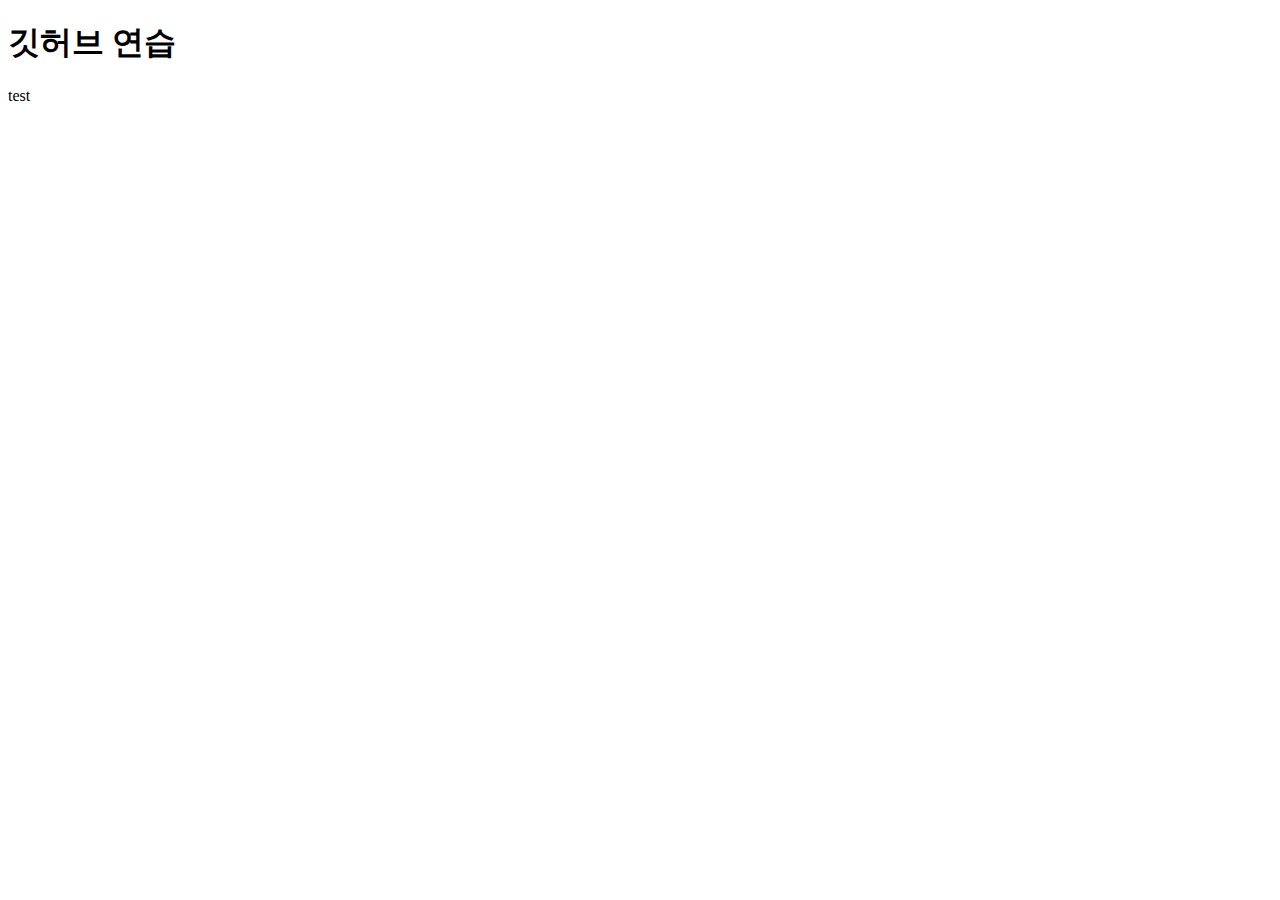
<file: index.html>
<!DOCTYPE html>
<html lang="ko">
<head>
    <meta charset="UTF-8">
    <meta name="viewport" content="width=device-width, initial-scale=1.0">
    <title>깃허브 연습</title>
</head>
<body>
    <h1>깃허브 연습</h1>
    <p>test</p>
</body>
</html>
</file>
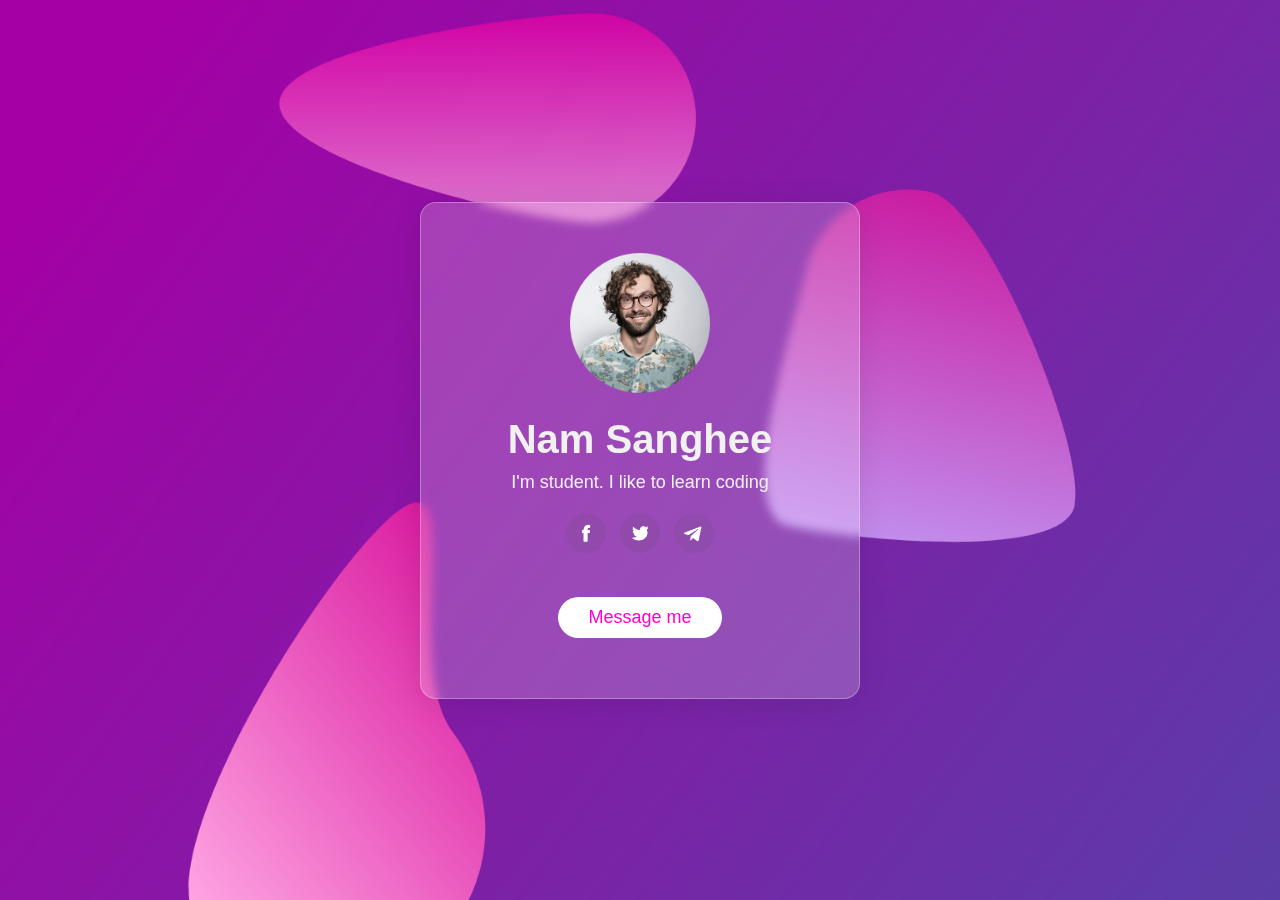
<file: 자료/glass-card/글래스모피즘.html>
<!DOCTYPE html>
<html lang="ko">
<head>
  <meta charset="UTF-8">
  <meta name="viewport" content="width=device-width, initial-scale=1.0">
  <title>글래스모피즘</title>
  <!--css외부정의 링크-->
  <link href="../CSS/style.css" rel="stylesheet"/>
</head>
<body>
  <div class="container">
    <div class="card" data-tilt> <!--data-tilt로 vavilla-tilt 플러그인(입체효과) 적용-->
      <img src="./imges/profile.png" alt="프로필">
      <h2>Nam Sanghee</h2>
      <p>I'm student. I like to learn coding</p>
      <div class="links">
        <a href="#"><img src="./imges/facebook.png"></a>
        <a href="#"><img src="./imges/twitter.png"></a>
        <a href="#"><img src="./imges/telegram.png"></a>
      </div>
      <a href="#" class="btn">Message me</a>
    </div>
  </div>

  <!--vanilla-tilt플러그인 링크-->
  <script src="js/vanilla-tilt.min.js"></script>
</body>
</html>
</file>
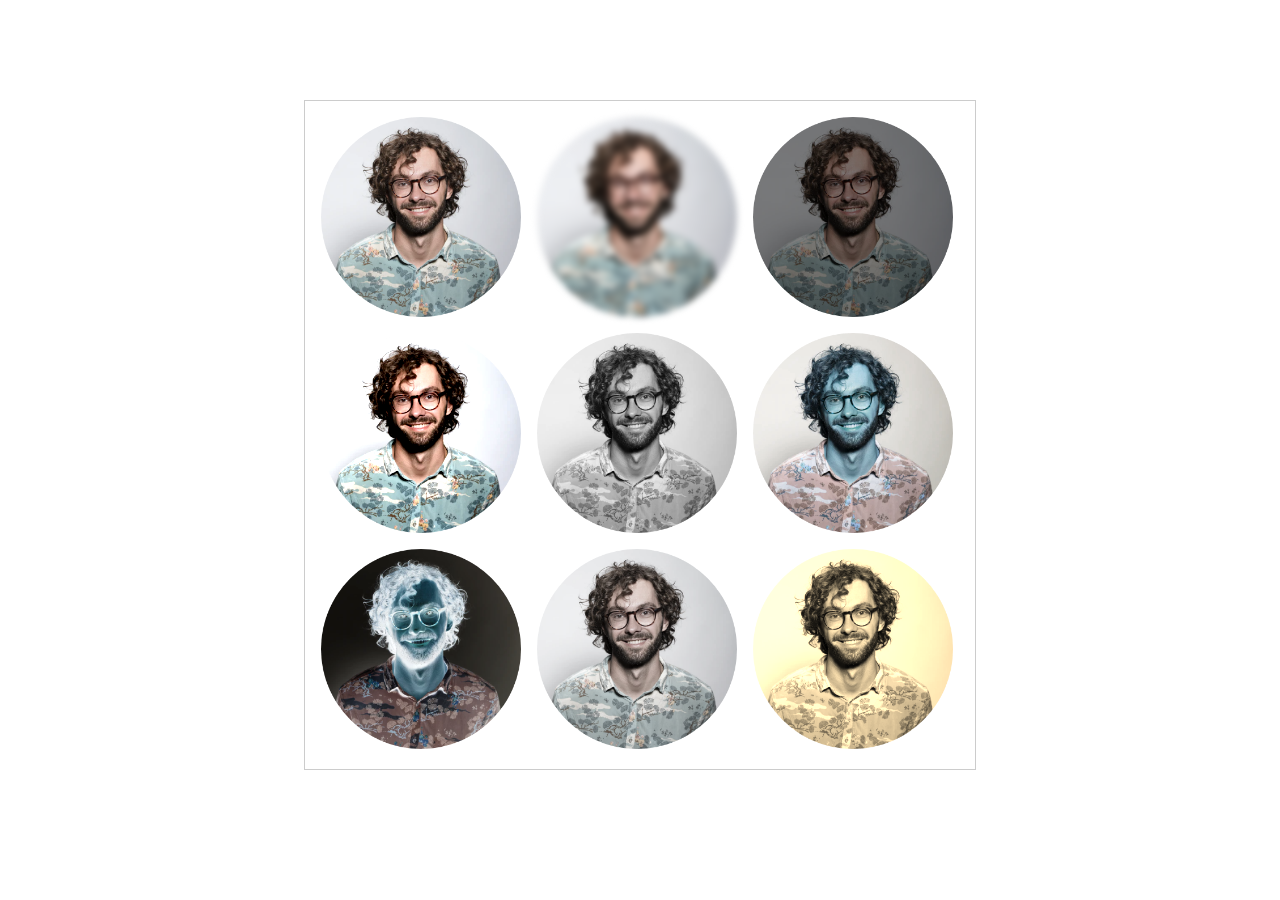
<file: 자료/glass-card/필터속성.html>
<!DOCTYPE html>
<html lang="ko">
<head>
  <meta charset="UTF-8">
  <meta name="viewport" content="width=device-width, initial-scale=1.0">
  <title>필터속성</title>
  <style>
    div{
      width: 650px;
      margin: 100px auto;
      border: 1px solid  #ccc;
      padding: 10px;
    }
    div img{
      width: 200px;
      margin: 6px;
    }
    div img:nth-of-type(2)/*nth-of-type : 이미지 요소 중 2번째 선택*/{
      filter: blur(3px);/*흐림도 효과*/
    }
    div img:nth-of-type(3){
      filter: brightness(0.5);/*밝기조절[기본값 : 1(이하면 어둡, 이상은 밝)]*/
    }
    div img:nth-of-type(4){
      filter:contrast(150%)/*명도대비(기본값 : 100%)*/
    }
    div img:nth-of-type(5){
      filter:grayscale(100%)/*흑백전환(최대값 : 100%)*/
    }
    div img:nth-of-type(6){
      filter:hue-rotate(180deg)/*색상전환(deg값으로 조정 0~360까지 조정)*/
    }
    div img:nth-of-type(7){
      filter:invert(100%)/*색상반전(100%에 가까울수록 반대색으로 변경)*/
    }
    div img:nth-of-type(8){
      filter:saturate(0.5)/*채도조정(0에 가까울수록 색감의 채도가 낮아짐)*/
    }
    div img:nth-of-type(9){
      filter:sepia(100%)/*색온도조정(100%에 가까울수록 웜톤으로 변경됨)*/
    }
  </style>
</head>
<body>
  <div>
    <img src="./imges/profile.png" alt="">
    <img src="./imges/profile.png" alt="">
    <img src="./imges/profile.png" alt="">
    <img src="./imges/profile.png" alt="">
    <img src="./imges/profile.png" alt="">
    <img src="./imges/profile.png" alt="">
    <img src="./imges/profile.png" alt="">
    <img src="./imges/profile.png" alt="">
    <img src="./imges/profile.png" alt="">
  </div>
  
</body>
</html>
</file>
<file: 자료/CSS/style.css>
*{
  margin: 0; padding: 0;
  box-sizing: border-box;
  font-family: Arial, Helvetica, sans-serif;
}
.container{
  width: 100%;
  height: 100vh; /*viewport height = 브라우저의 높이에 %값으로 적용*/
  background-image:url(../glass-card/imges/back.png);
  background-position: center;
  background-size: cover;/*이미지를 .container요소에 꽉 채움*/
  display: flex;
  justify-content: center;/*추축을 기준으로 가운데 정렬*/
  align-items: center;/*교차축을 기준으로 가운데 정렬*/
}
.card{
  width: 90%;
  max-width: 440px;/*카드의 넓이가 440px 이상으로 늘어나지 않음*/
  background: rgba(255, 255, 255, 0.2);
  color: #f1f1f1;
  text-align: center;
  padding: 50px 35px;
  border: 1px solid rgba(255,255,255,0.3);
  border-radius: 16px;
  /*뒷 배경 요소에 blur효과 적용*/
  backdrop-filter: blur(5px);
  /*카드에 그림자 효과 적용(연하게 줬음)*/
  box-shadow: 0 4px 30px rgba(0,0,0,0.1);
}

.card img{
  width: 140px;
}
.card h2{
  font-size: 40px;
  margin-top: 20px;
}
.card p{
  font-size: 18px;
  margin: 10px auto;
}
.card .links img{
  width: 40px;
  margin: 10px 5px;
  border-radius: 50%;
  transition: background 0.5s;
}
.card.links img:hover{
  background: #ff01cf;
}
.btn{
  text-decoration: none;
  display: inline-block;
  font-size: 18px;
  font-weight: 500;
  background: #fff;
  color: #ff01cf;
  padding: 10px 30px;
  border-radius: 30px;
  margin: 30px 0 10px;
}
</file>
